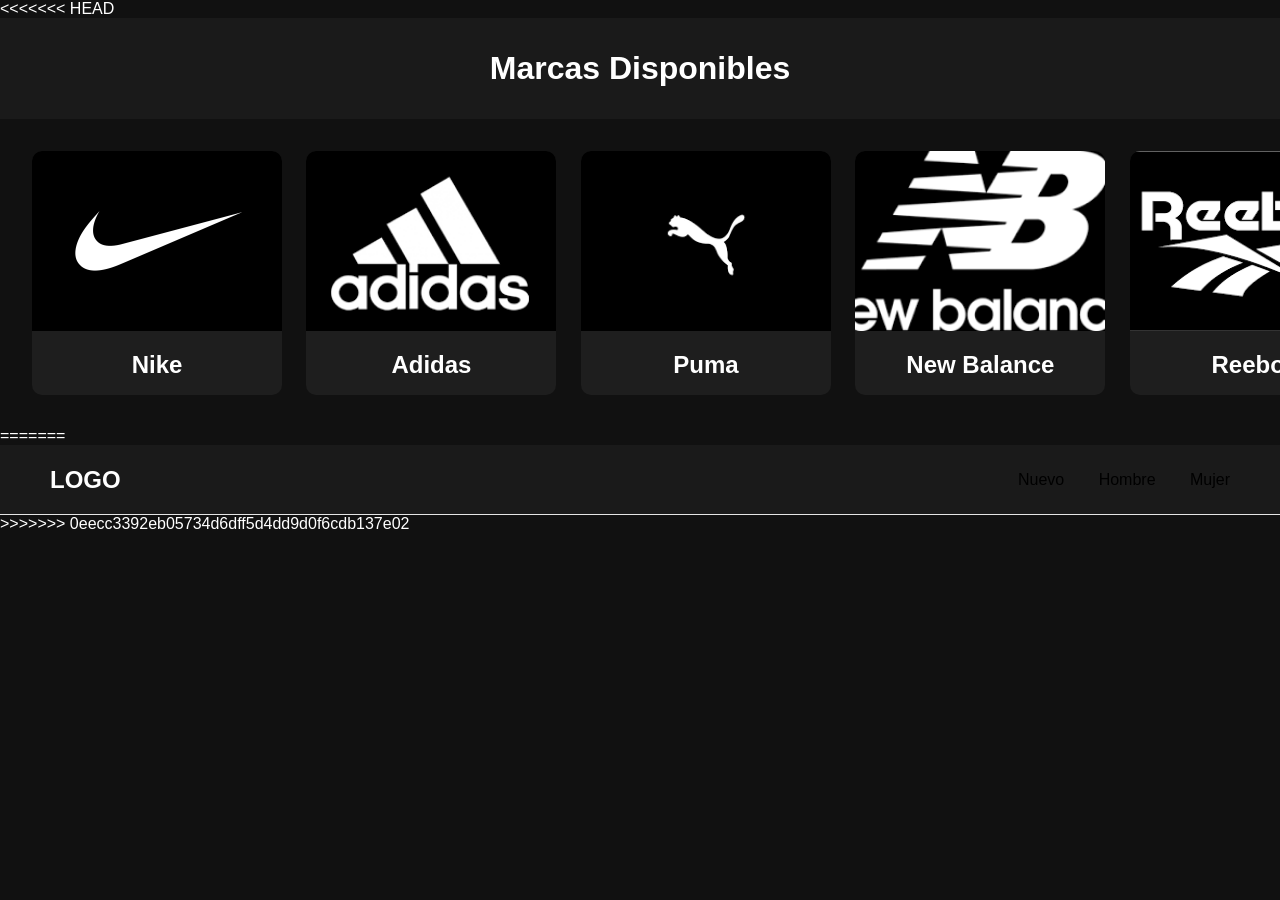
<file: index.html>
<!DOCTYPE html>
<<<<<<< HEAD
<html lang="es">
<head>
<meta charset="UTF-8">
<meta name="viewport" content="width=device-width, initial-scale=1.0">
<title>Inicio</title>

<style>
* {
    margin: 0;
    padding: 0;
    box-sizing: border-box;
}

body {
    font-family: Arial, sans-serif;
    background: #111;
    color: white;
}

header {
    text-align: center;
    padding: 2rem;
    background: #1a1a1a;
}

/* Contenedor scroll */
.scroll-container {
    overflow-x: auto;
    white-space: nowrap;
    padding: 2rem;
    scroll-behavior: smooth;
}

/* Scroll personalizado */
.scroll-container::-webkit-scrollbar {
    height: 10px;
}

.scroll-container::-webkit-scrollbar-thumb {
    background: #00c853;
    border-radius: 10px;
}

.scroll-container::-webkit-scrollbar-track {
    background: #333;
}

/* Tarjetas */
.marca-card {
    display: inline-block;
    background: #1e1e1e;
    margin-right: 20px;
    border-radius: 10px;
    width: 250px;
    text-align: center;
    transition: 0.3s;
}

.marca-card img {
    width: 100%;
    height: 180px;
    object-fit: cover;
    border-radius: 10px 10px 0 0;
}

.marca-card h2 {
    padding: 1rem;
}

.marca-card:hover {
    transform: scale(1.05);
}
</style>
</head>

<body>

<header>
    <h1>Marcas Disponibles</h1>
</header>

<section class="scroll-container">

    <div class="marca-card">
        <img src="img/nike.png" alt="Nike">
        <h2>Nike</h2>
    </div>

    <div class="marca-card">
        <img src="img/adidas.png" alt="Adidas">
        <h2>Adidas</h2>
    </div>

    <div class="marca-card">
        <img src="img/puma.png" alt="Puma">
        <h2>Puma</h2>
    </div>

    <div class="marca-card">
        <img src="img/newbalance.png" alt="New Balance">
        <h2>New Balance</h2>
    </div>

    <div class="marca-card">
        <img src="img/reebok.png" alt="Reebok">
        <h2>Reebok</h2>
    </div>

    <div class="marca-card">
        <img src="img/asics.png" alt="Asics">
        <h2>Asics</h2>
    </div>

</section>

=======

<html lang="es">
<head>
    <meta charset="UTF-8">
    <title>Tienda</title>
    <link rel="stylesheet" href="style.css">
</head>
<body>

<header class="menu">
    <div class="logo">LOGO</div>

    <nav class="nav">
        <a href="#" class="bradley.html">Nuevo</a>
        <a href="Ruben.html">Hombre</a>
        <a href="alan.html">Mujer</a>
    </nav>
</header>

>>>>>>> 0eecc3392eb05734d6dff5d4dd9d0f6cdb137e02
</body>
</html>
</file>
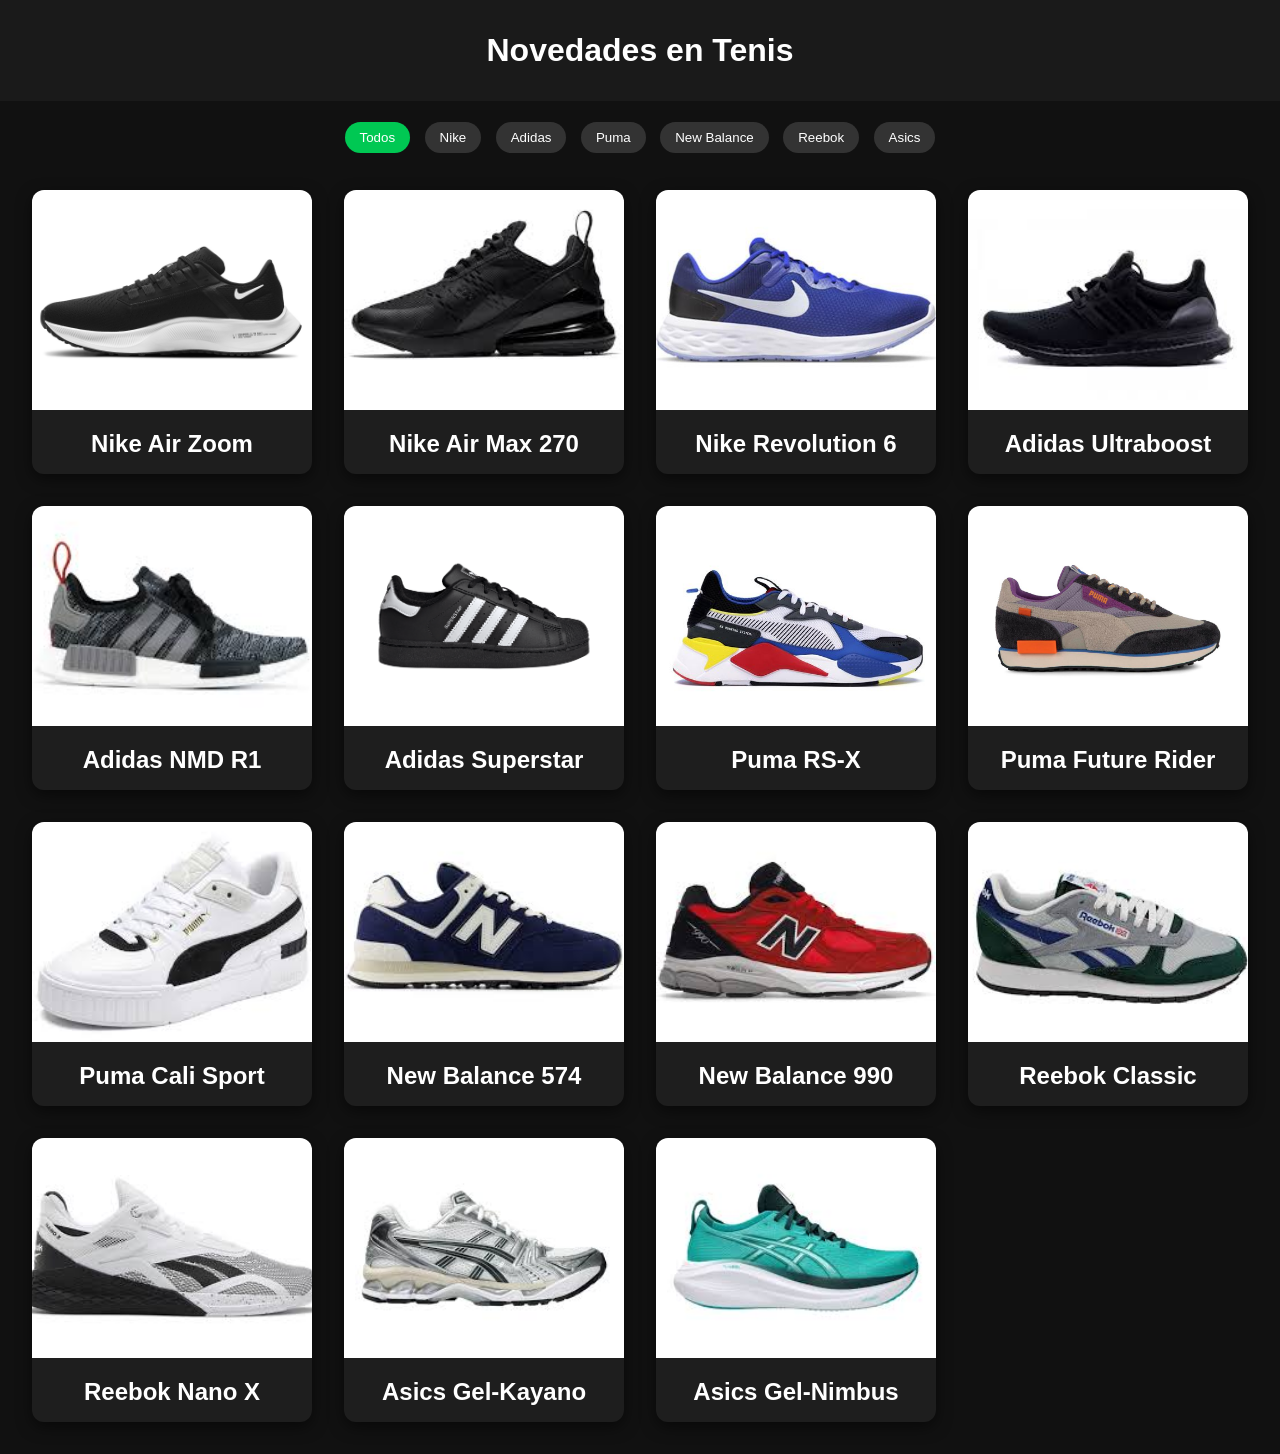
<file: bradley.html>
<!DOCTYPE html>
<html lang="es">
<head>
    <meta charset="UTF-8">
    <meta name="viewport" content="width=device-width, initial-scale=1.0">
    <title>Novedades</title>
    <link rel="stylesheet" href="bradley.css">
</head>
<body>

<header class="header">
    <h1>Novedades en Tenis</h1>
</header>

<!-- FILTROS POR MARCA -->
<section class="filtros">
    <button class="filtro-btn active" data-marca="todos">Todos</button>
    <button class="filtro-btn" data-marca="nike">Nike</button>
    <button class="filtro-btn" data-marca="adidas">Adidas</button>
    <button class="filtro-btn" data-marca="puma">Puma</button>
    <button class="filtro-btn" data-marca="newbalance">New Balance</button>
    <button class="filtro-btn" data-marca="reebok">Reebok</button>
    <button class="filtro-btn" data-marca="asics">Asics</button>
</section>

<main class="contenedor">

    <!-- NIKE -->
    <div class="card" data-marca="nike">
        <img src="img/nike1.jpg" alt="Nike Air Zoom">
        <h2>Nike Air Zoom</h2>
    </div>

    <div class="card" data-marca="nike">
        <img src="img/nike2.jpg" alt="Nike Air Max 270">
        <h2>Nike Air Max 270</h2>
    </div>

    <div class="card" data-marca="nike">
        <img src="img/nike3.jpg" alt="Nike Revolution 6">
        <h2>Nike Revolution 6</h2>
    </div>

    <!-- ADIDAS -->
    <div class="card" data-marca="adidas">
        <img src="img/adidas1.jpg" alt="Adidas Ultraboost">
        <h2>Adidas Ultraboost</h2>
    </div>

    <div class="card" data-marca="adidas">
        <img src="img/adidas2.jpg" alt="Adidas NMD R1">
        <h2>Adidas NMD R1</h2>
    </div>

    <div class="card" data-marca="adidas">
        <img src="img/adidas3.jpg" alt="Adidas Superstar">
        <h2>Adidas Superstar</h2>
    </div>

    <!-- PUMA -->
    <div class="card" data-marca="puma">
        <img src="img/puma1.jpg" alt="Puma RS-X">
        <h2>Puma RS-X</h2>
    </div>

    <div class="card" data-marca="puma">
        <img src="img/puma2.jpg" alt="Puma Future Rider">
        <h2>Puma Future Rider</h2>
    </div>

    <div class="card" data-marca="puma">
        <img src="img/puma3.jpg" alt="Puma Cali Sport">
        <h2>Puma Cali Sport</h2>
    </div>

    <!-- NEW BALANCE -->
    <div class="card" data-marca="newbalance">
        <img src="img/newbalance1.jpg" alt="New Balance 574">
        <h2>New Balance 574</h2>
    </div>

    <div class="card" data-marca="newbalance">
        <img src="img/newbalance2.jpg" alt="New Balance 990">
        <h2>New Balance 990</h2>
    </div>

    <!-- REEBOK -->
    <div class="card" data-marca="reebok">
        <img src="img/reebok1.jpg" alt="Reebok Classic">
        <h2>Reebok Classic</h2>
    </div>

    <div class="card" data-marca="reebok">
        <img src="img/reebok2.jpg" alt="Reebok Nano X">
        <h2>Reebok Nano X</h2>
    </div>

    <!-- ASICS -->
    <div class="card" data-marca="asics">
        <img src="img/asics1.jpg" alt="Asics Gel-Kayano">
        <h2>Asics Gel-Kayano</h2>
    </div>

    <div class="card" data-marca="asics">
        <img src="img/asics2.jpg" alt="Asics Gel-Nimbus">
        <h2>Asics Gel-Nimbus</h2>
    </div>

</main>

<script src="bradley.js"></script>
</body>
</html>
</file>
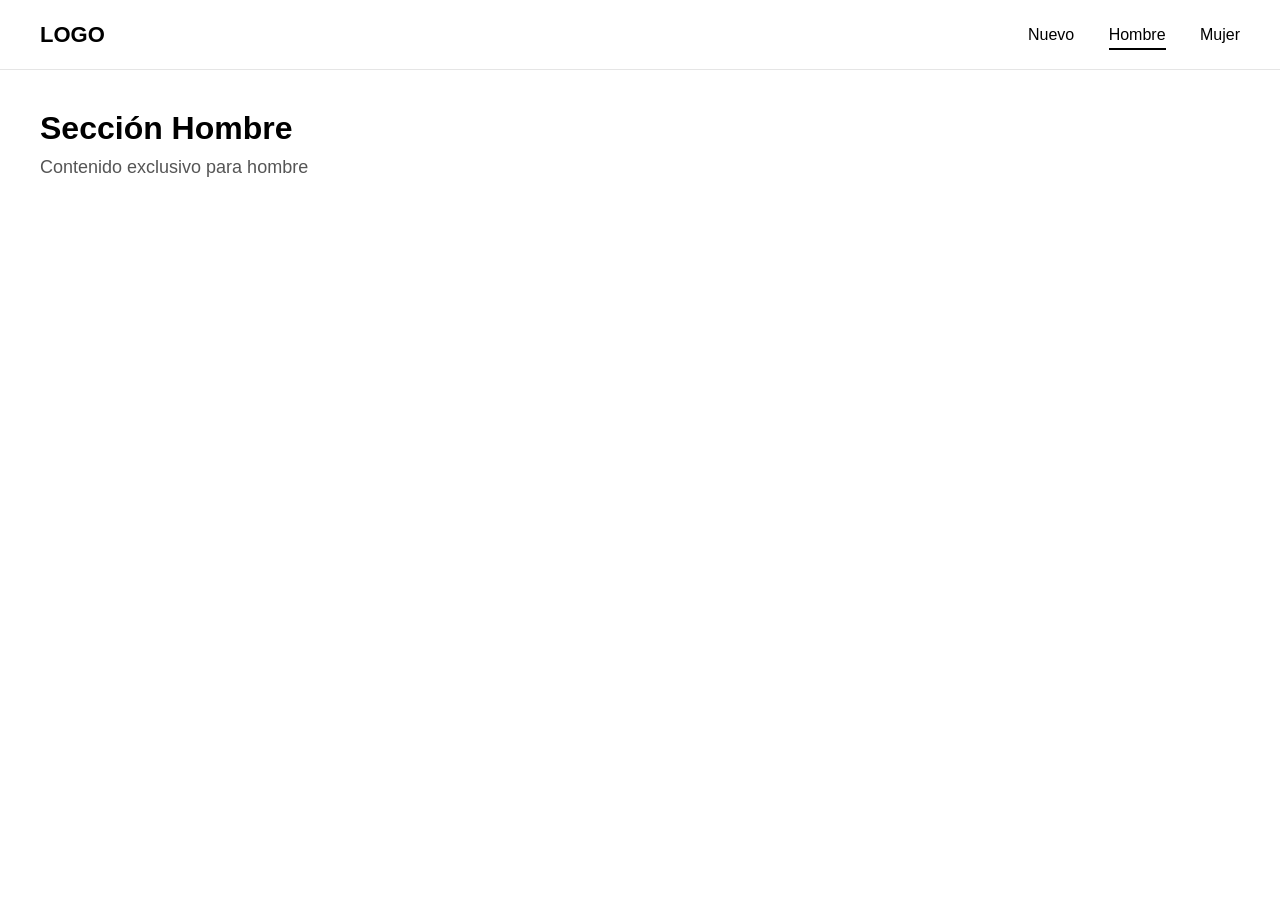
<file: Ruben.html>
<!DOCTYPE html>
<html lang="es">
<head>
    <meta charset="UTF-8">
    <title>Hombre</title>
    <link rel="stylesheet" href="hombre.css">
</head>
<body>

<header class="menu">
    <div class="logo">
        <span>LOGO</span>
    </div>

    <nav class="nav">
        <a href="index.html">Nuevo</a>
        <a href="Ruben.html" class="activo">Hombre</a>
        <a href="#">Mujer</a>
    </nav>
</header>

<section class="contenido">
    <h1>Sección Hombre</h1>
    <p>Contenido exclusivo para hombre</p>
</section>

</body>
</html>
</file>
<file: style.css>
* {
    margin: 0;
    padding: 0;
    box-sizing: border-box;
    font-family: Arial, Helvetica, sans-serif;
}

/* MENU */
.menu {
    height: 70px;
    padding: 0 50px;
    display: flex;
    justify-content: space-between;
    align-items: center;
    border-bottom: 1px solid #e5e5e5;
}

.logo {
    font-size: 24px;
    font-weight: bold;
}

.nav a {
    margin-left: 30px;
    text-decoration: none;
    color: black;
    font-weight: 500;
}

.nav .activo {
    border-bottom: 2px solid black;
    padding-bottom: 5px;
}

/* BANNER */
.banner {
    height: 400px;
    background: url("../img/banner.jpg") center/cover no-repeat;
    display: flex;
    align-items: center;
    padding-left: 60px;
}

.banner-texto {
    color: white;
    max-width: 400px;
}

.banner-texto h1 {
    font-size: 40px;
}

.banner-texto p {
    margin: 15px 0;
}

.btn {
    display: inline-block;
    padding: 12px 25px;
    background: black;
    color: white;
    text-decoration: none;
    font-weight: bold;
}

/* CATEGORIAS */
.categorias {
    display: flex;
    justify-content: center;
    gap: 30px;
    padding: 60px;
}

.card {
    width: 250px;
    height: 150px;
    border: 1px solid #ddd;
    display: flex;
    justify-content: center;
    align-items: center;
    font-size: 22px;
    font-weight: bold;
}
</file>
<file: bradley.css>
* {
    margin: 0;
    padding: 0;
    box-sizing: border-box;
}

body {
    font-family: Arial, sans-serif;
    background: #111;
    color: white;
}

.header {
    text-align: center;
    padding: 2rem;
    background: #1a1a1a;
}

#buscador {
    margin-top: 1rem;
    padding: 0.7rem;
    width: 250px;
    border-radius: 5px;
    border: none;
    outline: none;
}

.contenedor {
    display: grid;
    grid-template-columns: repeat(auto-fit, minmax(250px, 1fr));
    gap: 2rem;
    padding: 2rem;
}

.card {
    background: #1e1e1e;
    border-radius: 12px;
    overflow: hidden;
    text-align: center;
    transition: 0.3s ease;
    box-shadow: 0 5px 15px rgba(0,0,0,0.5);
}

.card:hover {
    transform: translateY(-10px);
}

.card img {
    width: 100%;
    height: 220px;
    object-fit: cover;
}

.card h2 {
    padding: 1rem;
}

.filtros {
    text-align: center;
    margin-top: 1rem;
}

.filtro-btn {
    margin: 5px;
    padding: 8px 15px;
    border: none;
    border-radius: 20px;
    background: #333;
    color: white;
    cursor: pointer;
    transition: 0.3s;
}

.filtro-btn:hover {
    background: #00c853;
}

.filtro-btn.active {
    background: #00c853;
}
</file>
<file: hombre.css>
* {
    margin: 0;
    padding: 0;
    box-sizing: border-box;
    font-family: Arial, Helvetica, sans-serif;
}

.menu {
    width: 100%;
    height: 70px;
    display: flex;
    align-items: center;
    justify-content: space-between;
    padding: 0 40px;
    border-bottom: 1px solid #e5e5e5;
}

.logo {
    font-size: 22px;
    font-weight: bold;
}

.nav a {
    margin-left: 30px;
    text-decoration: none;
    color: #000;
    font-size: 16px;
}

.nav .activo {
    border-bottom: 2px solid black;
    padding-bottom: 5px;
}

.contenido {
    padding: 40px;
}

.contenido h1 {
    font-size: 32px;
    margin-bottom: 10px;
}

.contenido p {
    font-size: 18px;
    color: #555;
}
</file>
